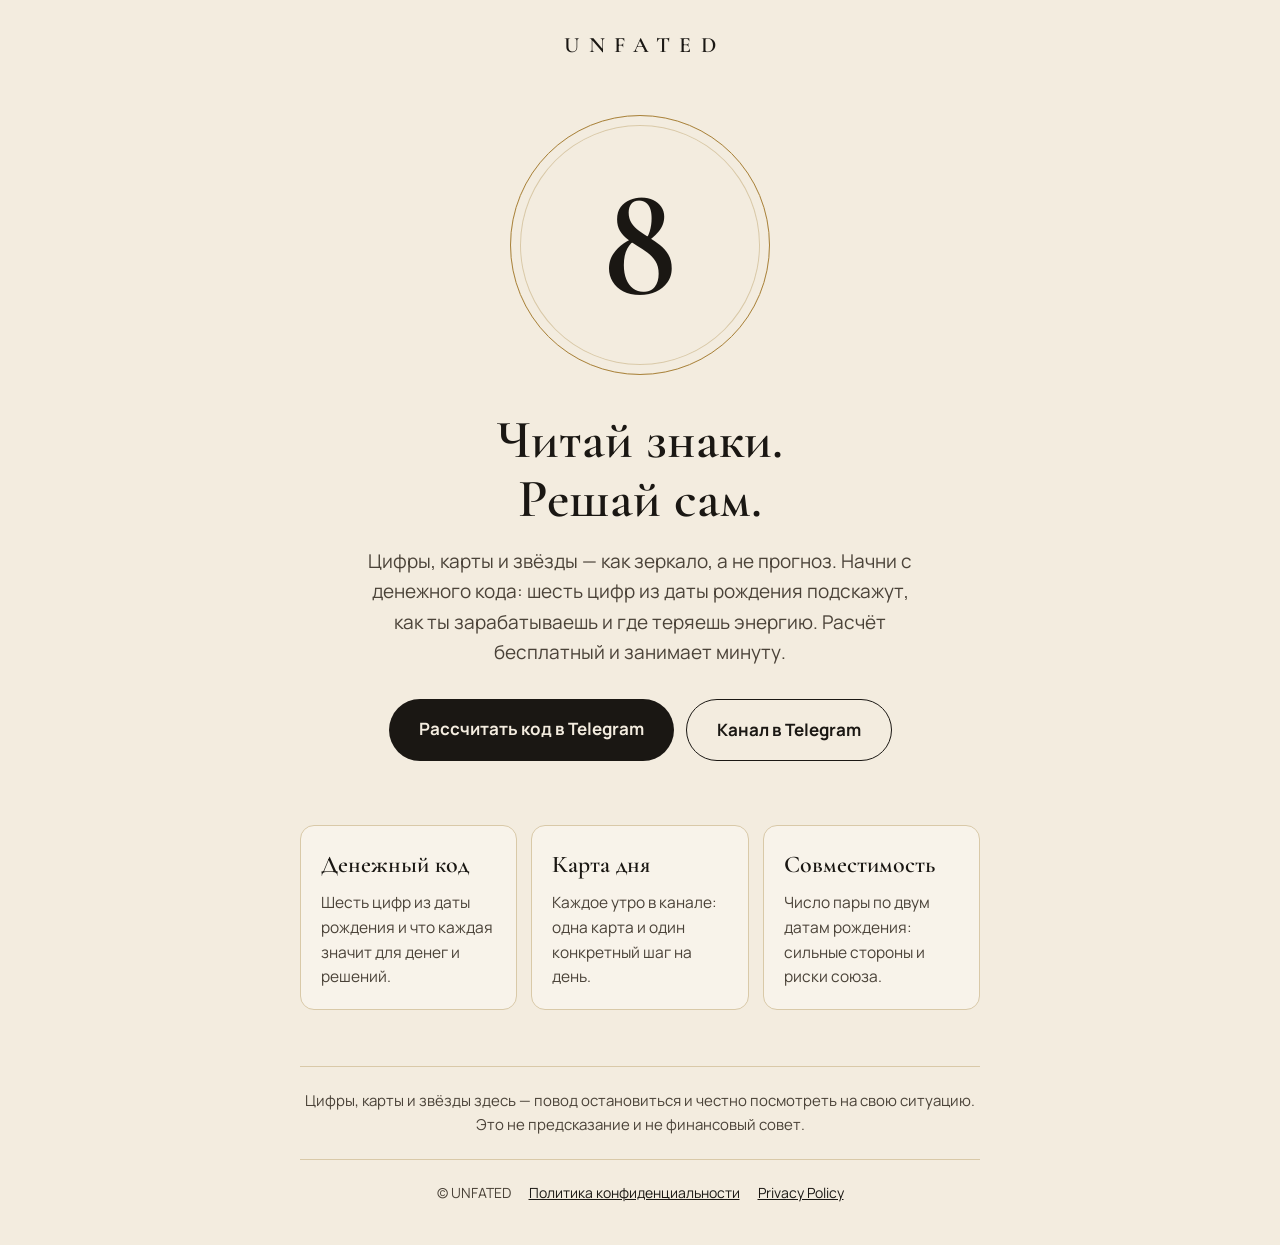
<file: index.html>
<!doctype html>
<html lang="ru">
<head>
<meta charset="utf-8">
<meta name="viewport" content="width=device-width,initial-scale=1">
<meta name="p:domain_verify" content="a931de048bf3b3bddec7a4c06529aedc"/>
<title>UNFATED · Читай знаки. Решай сам.</title>
<meta name="description" content="Цифры, карты и звёзды как зеркало, а не прогноз. Читай знаки — решай сам. Начни с денежного кода по дате рождения в Telegram.">
<link rel="stylesheet" href="style.css">
</head>
<body>
<div class="wrap">
  <header class="top"><a class="brand" href="./">UNFATED</a></header>

  <section class="hero">
    <div class="seal" aria-hidden="true"><span>8</span></div>
    <h1>Читай знаки.<br>Решай сам.</h1>
    <p class="lead">Цифры, карты и звёзды — как зеркало, а не прогноз. Начни с денежного кода: шесть цифр из даты рождения подскажут, как ты зарабатываешь и где теряешь энергию. Расчёт бесплатный и занимает минуту.</p>
    <div class="btns">
      <a class="btn" href="https://t.me/paveldokbot?start=pin_site_home">Рассчитать код в Telegram</a>
      <a class="btn ghost" href="https://t.me/thenumero">Канал в Telegram</a>
    </div>
  </section>

  <section class="cards">
    <div class="card"><h3>Денежный код</h3><p>Шесть цифр из даты рождения и что каждая значит для денег и решений.</p></div>
    <div class="card"><h3>Карта дня</h3><p>Каждое утро в канале: одна карта и один конкретный шаг на день.</p></div>
    <div class="card"><h3>Совместимость</h3><p>Число пары по двум датам рождения: сильные стороны и риски союза.</p></div>
  </section>

  <p class="note">Цифры, карты и звёзды здесь — повод остановиться и честно посмотреть на свою ситуацию. Это не предсказание и не финансовый совет.</p>

  <footer>
    <span>© UNFATED</span>
    <a href="privacy.html">Политика конфиденциальности</a>
    <a href="privacy.html#en">Privacy Policy</a>
  </footer>
</div>
</body>
</html>
</file>
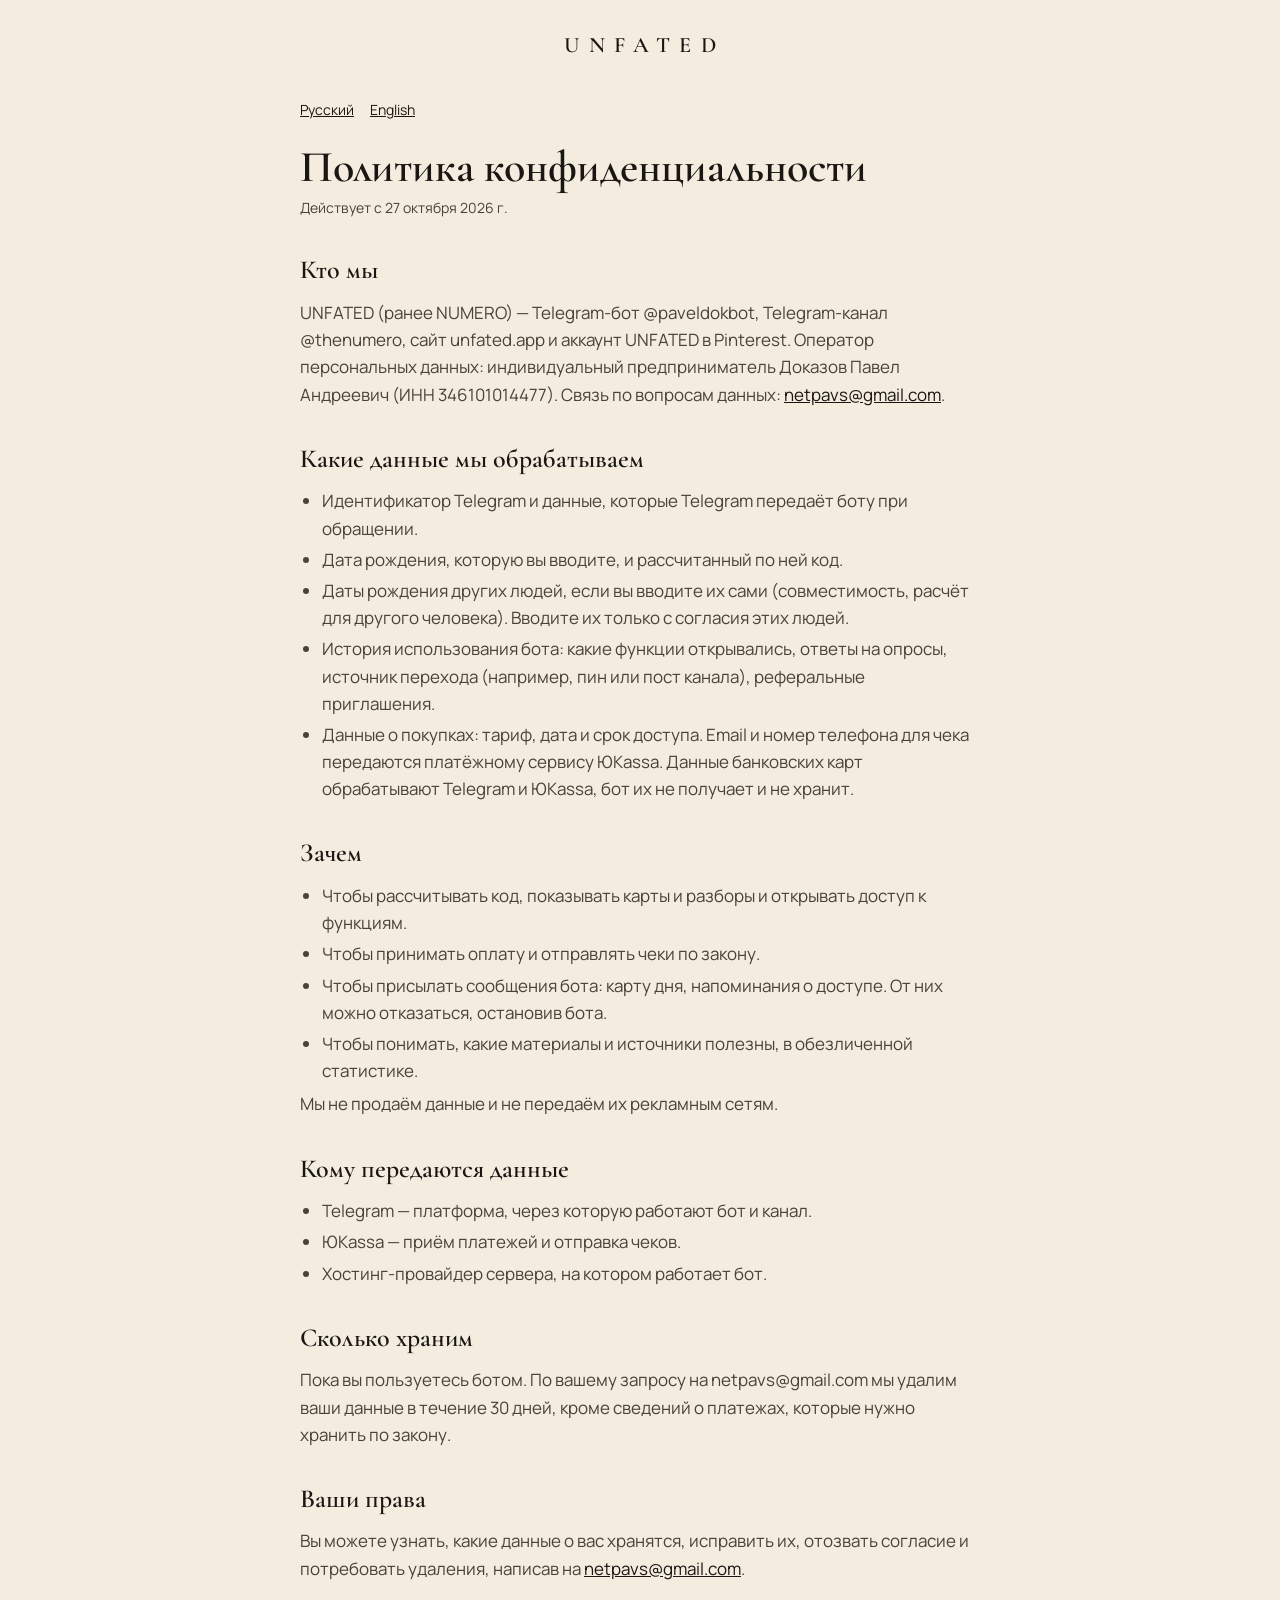
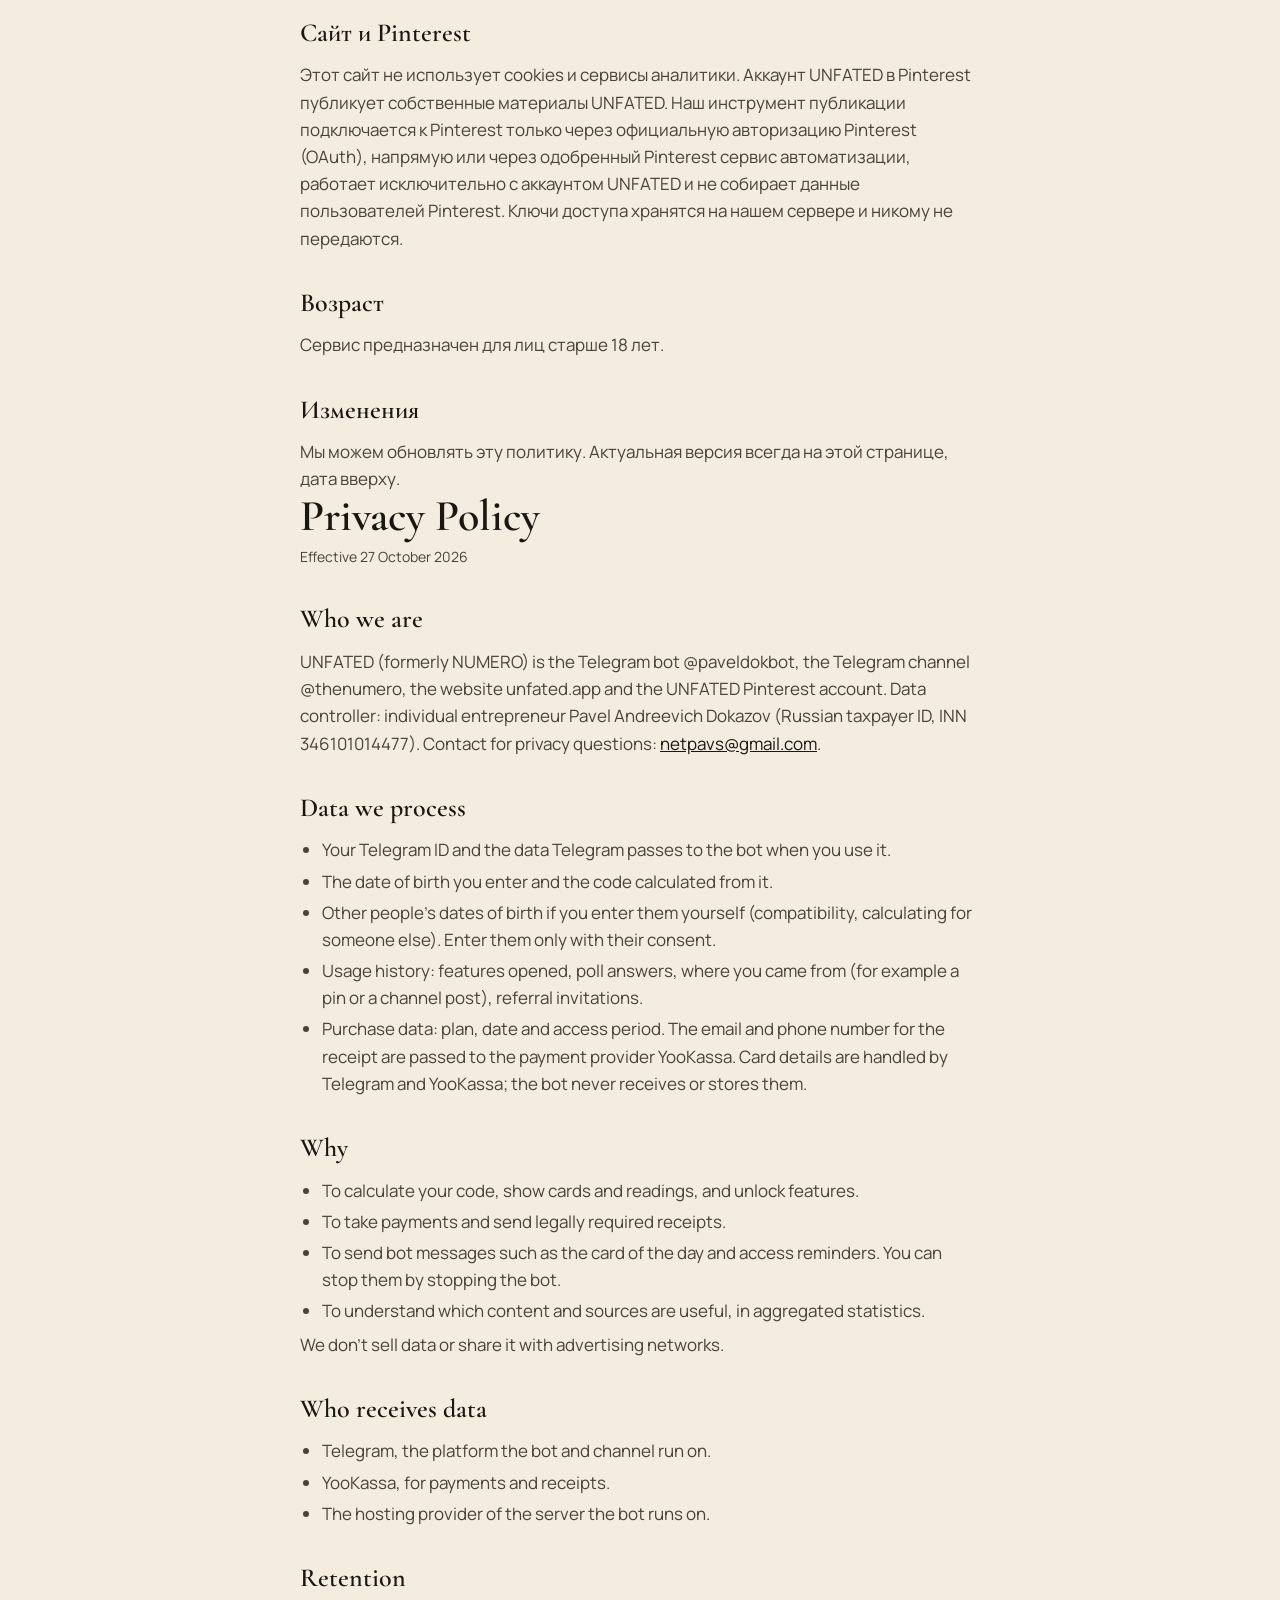
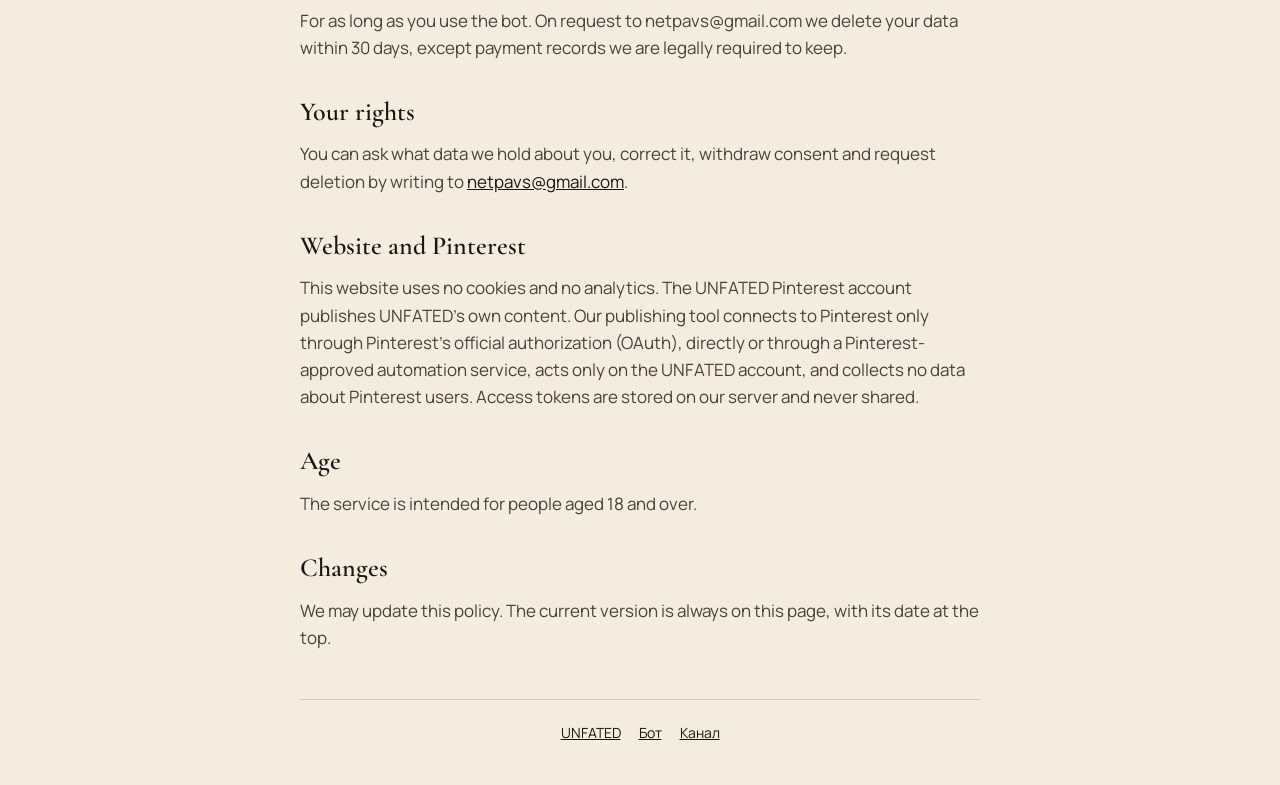
<file: privacy.html>
<!doctype html>
<html lang="ru">
<head>
<meta charset="utf-8">
<meta name="viewport" content="width=device-width,initial-scale=1">
<title>UNFATED · Политика конфиденциальности</title>
<link rel="stylesheet" href="style.css">
</head>
<body>
<div class="wrap">
  <header class="top"><a class="brand" href="./">UNFATED</a></header>

  <article class="doc">
    <div class="lang"><a href="#ru">Русский</a><a href="#en">English</a></div>

    <section id="ru">
      <h1>Политика конфиденциальности</h1>
      <p class="meta">Действует с 27 октября 2026 г.</p>

      <h2>Кто мы</h2>
      <p>UNFATED (ранее NUMERO) — Telegram-бот @paveldokbot, Telegram-канал @thenumero, сайт unfated.app и аккаунт UNFATED в Pinterest. Оператор персональных данных: индивидуальный предприниматель Доказов Павел Андреевич (ИНН 346101014477). Связь по вопросам данных: <a href="mailto:netpavs@gmail.com">netpavs@gmail.com</a>.</p>

      <h2>Какие данные мы обрабатываем</h2>
      <ul>
        <li>Идентификатор Telegram и данные, которые Telegram передаёт боту при обращении.</li>
        <li>Дата рождения, которую вы вводите, и рассчитанный по ней код.</li>
        <li>Даты рождения других людей, если вы вводите их сами (совместимость, расчёт для другого человека). Вводите их только с согласия этих людей.</li>
        <li>История использования бота: какие функции открывались, ответы на опросы, источник перехода (например, пин или пост канала), реферальные приглашения.</li>
        <li>Данные о покупках: тариф, дата и срок доступа. Email и номер телефона для чека передаются платёжному сервису ЮKassa. Данные банковских карт обрабатывают Telegram и ЮKassa, бот их не получает и не хранит.</li>
      </ul>

      <h2>Зачем</h2>
      <ul>
        <li>Чтобы рассчитывать код, показывать карты и разборы и открывать доступ к функциям.</li>
        <li>Чтобы принимать оплату и отправлять чеки по закону.</li>
        <li>Чтобы присылать сообщения бота: карту дня, напоминания о доступе. От них можно отказаться, остановив бота.</li>
        <li>Чтобы понимать, какие материалы и источники полезны, в обезличенной статистике.</li>
      </ul>
      <p>Мы не продаём данные и не передаём их рекламным сетям.</p>

      <h2>Кому передаются данные</h2>
      <ul>
        <li>Telegram — платформа, через которую работают бот и канал.</li>
        <li>ЮKassa — приём платежей и отправка чеков.</li>
        <li>Хостинг-провайдер сервера, на котором работает бот.</li>
      </ul>

      <h2>Сколько храним</h2>
      <p>Пока вы пользуетесь ботом. По вашему запросу на netpavs@gmail.com мы удалим ваши данные в течение 30 дней, кроме сведений о платежах, которые нужно хранить по закону.</p>

      <h2>Ваши права</h2>
      <p>Вы можете узнать, какие данные о вас хранятся, исправить их, отозвать согласие и потребовать удаления, написав на <a href="mailto:netpavs@gmail.com">netpavs@gmail.com</a>.</p>

      <h2>Сайт и Pinterest</h2>
      <p>Этот сайт не использует cookies и сервисы аналитики. Аккаунт UNFATED в Pinterest публикует собственные материалы UNFATED. Наш инструмент публикации подключается к Pinterest только через официальную авторизацию Pinterest (OAuth), напрямую или через одобренный Pinterest сервис автоматизации, работает исключительно с аккаунтом UNFATED и не собирает данные пользователей Pinterest. Ключи доступа хранятся на нашем сервере и никому не передаются.</p>

      <h2>Возраст</h2>
      <p>Сервис предназначен для лиц старше 18 лет.</p>

      <h2>Изменения</h2>
      <p>Мы можем обновлять эту политику. Актуальная версия всегда на этой странице, дата вверху.</p>
    </section>

    <section id="en">
      <h1>Privacy Policy</h1>
      <p class="meta">Effective 27 October 2026</p>

      <h2>Who we are</h2>
      <p>UNFATED (formerly NUMERO) is the Telegram bot @paveldokbot, the Telegram channel @thenumero, the website unfated.app and the UNFATED Pinterest account. Data controller: individual entrepreneur Pavel Andreevich Dokazov (Russian taxpayer ID, INN 346101014477). Contact for privacy questions: <a href="mailto:netpavs@gmail.com">netpavs@gmail.com</a>.</p>

      <h2>Data we process</h2>
      <ul>
        <li>Your Telegram ID and the data Telegram passes to the bot when you use it.</li>
        <li>The date of birth you enter and the code calculated from it.</li>
        <li>Other people's dates of birth if you enter them yourself (compatibility, calculating for someone else). Enter them only with their consent.</li>
        <li>Usage history: features opened, poll answers, where you came from (for example a pin or a channel post), referral invitations.</li>
        <li>Purchase data: plan, date and access period. The email and phone number for the receipt are passed to the payment provider YooKassa. Card details are handled by Telegram and YooKassa; the bot never receives or stores them.</li>
      </ul>

      <h2>Why</h2>
      <ul>
        <li>To calculate your code, show cards and readings, and unlock features.</li>
        <li>To take payments and send legally required receipts.</li>
        <li>To send bot messages such as the card of the day and access reminders. You can stop them by stopping the bot.</li>
        <li>To understand which content and sources are useful, in aggregated statistics.</li>
      </ul>
      <p>We don't sell data or share it with advertising networks.</p>

      <h2>Who receives data</h2>
      <ul>
        <li>Telegram, the platform the bot and channel run on.</li>
        <li>YooKassa, for payments and receipts.</li>
        <li>The hosting provider of the server the bot runs on.</li>
      </ul>

      <h2>Retention</h2>
      <p>For as long as you use the bot. On request to netpavs@gmail.com we delete your data within 30 days, except payment records we are legally required to keep.</p>

      <h2>Your rights</h2>
      <p>You can ask what data we hold about you, correct it, withdraw consent and request deletion by writing to <a href="mailto:netpavs@gmail.com">netpavs@gmail.com</a>.</p>

      <h2>Website and Pinterest</h2>
      <p>This website uses no cookies and no analytics. The UNFATED Pinterest account publishes UNFATED's own content. Our publishing tool connects to Pinterest only through Pinterest's official authorization (OAuth), directly or through a Pinterest-approved automation service, acts only on the UNFATED account, and collects no data about Pinterest users. Access tokens are stored on our server and never shared.</p>

      <h2>Age</h2>
      <p>The service is intended for people aged 18 and over.</p>

      <h2>Changes</h2>
      <p>We may update this policy. The current version is always on this page, with its date at the top.</p>
    </section>
  </article>

  <footer>
    <a href="./">UNFATED</a>
    <a href="https://t.me/paveldokbot?start=pin_site_privacy">Бот</a>
    <a href="https://t.me/thenumero">Канал</a>
  </footer>
</div>
</body>
</html>
</file>
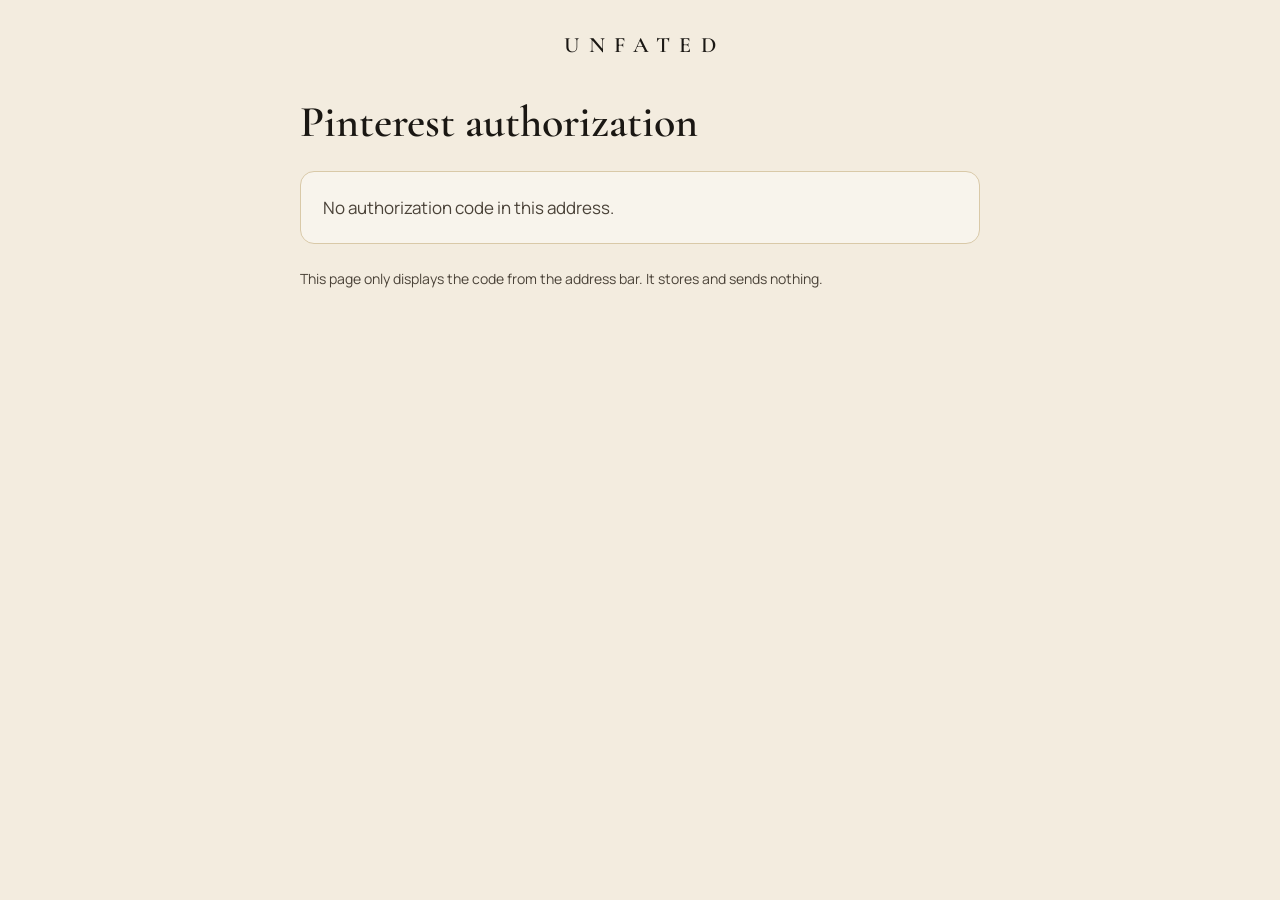
<file: oauth/callback.html>
<!doctype html>
<html lang="ru">
<head>
<meta charset="utf-8">
<meta name="viewport" content="width=device-width,initial-scale=1">
<meta name="robots" content="noindex">
<title>UNFATED · Pinterest authorization</title>
<link rel="stylesheet" href="../style.css">
<style>
  .box{border:1px solid var(--line);border-radius:14px;padding:22px;background:rgba(255,255,255,.4);margin:24px 0}
  code{display:block;word-break:break-all;font-size:15px;background:#fff;border:1px solid var(--line);border-radius:8px;padding:12px;margin:12px 0}
  button{font:inherit;font-weight:700;background:var(--ink);color:var(--paper);border:0;border-radius:999px;padding:12px 22px;cursor:pointer}
</style>
</head>
<body>
<div class="wrap">
  <header class="top"><a class="brand" href="../">UNFATED</a></header>
  <article class="doc">
    <h1>Pinterest authorization</h1>
    <div class="box" id="ok" hidden>
      <p>Authorization code (valid for a few minutes). Copy it into the UNFATED publishing tool:</p>
      <code id="code"></code>
      <button id="copy" type="button">Copy code</button>
    </div>
    <div class="box" id="err" hidden><p id="errtext"></p></div>
    <p class="meta">This page only displays the code from the address bar. It stores and sends nothing.</p>
  </article>
</div>
<script>
  const q = new URLSearchParams(location.search);
  const code = q.get('code'), error = q.get('error');
  if (code) {
    document.getElementById('ok').hidden = false;
    document.getElementById('code').textContent = code;
    document.getElementById('copy').onclick = () => navigator.clipboard.writeText(code)
      .then(() => { document.getElementById('copy').textContent = 'Copied'; });
  } else {
    document.getElementById('err').hidden = false;
    document.getElementById('errtext').textContent = error ? ('Pinterest returned: ' + error) : 'No authorization code in this address.';
  }
</script>
</body>
</html>
</file>
<file: style.css>
@font-face{font-family:"Cormorant";font-weight:600;font-display:swap;src:url(fonts/cormorant-garamond-cyrillic-600-normal.woff2) format("woff2");unicode-range:U+0301,U+0400-045F,U+0490-0491,U+04B0-04B1,U+2116}
@font-face{font-family:"Cormorant";font-weight:600;font-display:swap;src:url(fonts/cormorant-garamond-latin-600-normal.woff2) format("woff2");unicode-range:U+0000-00FF,U+0131,U+0152-0153,U+02BB-02BC,U+02C6,U+02DA,U+02DC,U+2000-206F,U+20AC,U+2122,U+2191,U+2193,U+2212,U+2215,U+FEFF,U+FFFD}
@font-face{font-family:"Manrope";font-weight:400;font-display:swap;src:url(fonts/manrope-cyrillic-400-normal.woff2) format("woff2");unicode-range:U+0301,U+0400-045F,U+0490-0491,U+04B0-04B1,U+2116}
@font-face{font-family:"Manrope";font-weight:400;font-display:swap;src:url(fonts/manrope-latin-400-normal.woff2) format("woff2");unicode-range:U+0000-00FF,U+0131,U+0152-0153,U+02BB-02BC,U+02C6,U+02DA,U+02DC,U+2000-206F,U+20AC,U+2122,U+2191,U+2193,U+2212,U+2215,U+FEFF,U+FFFD}
@font-face{font-family:"Manrope";font-weight:700;font-display:swap;src:url(fonts/manrope-cyrillic-700-normal.woff2) format("woff2");unicode-range:U+0301,U+0400-045F,U+0490-0491,U+04B0-04B1,U+2116}
@font-face{font-family:"Manrope";font-weight:700;font-display:swap;src:url(fonts/manrope-latin-700-normal.woff2) format("woff2");unicode-range:U+0000-00FF,U+0131,U+0152-0153,U+02BB-02BC,U+02C6,U+02DA,U+02DC,U+2000-206F,U+20AC,U+2122,U+2191,U+2193,U+2212,U+2215,U+FEFF,U+FFFD}

:root{--paper:#F3ECDF;--paper2:#EADFCB;--ink:#1A1713;--ink2:#4A4238;--gold:#A9823A;--line:#D9C9A8}
*{box-sizing:border-box;margin:0;padding:0}
html{-webkit-text-size-adjust:100%}
body{background:var(--paper);color:var(--ink);font-family:"Manrope",system-ui,sans-serif;font-size:17px;line-height:1.6}
a{color:var(--ink)}
.wrap{max-width:720px;margin:0 auto;padding:0 20px}
header.top{padding:28px 0;text-align:center}
.brand{font-family:"Cormorant",Georgia,serif;font-weight:600;font-size:22px;letter-spacing:.42em;padding-left:.42em;text-decoration:none}

/* home */
.hero{text-align:center;padding:24px 0 56px}
.seal{width:min(260px,62vw);aspect-ratio:1;margin:0 auto 36px;border-radius:50%;border:1.5px solid var(--gold);
  box-shadow:inset 0 0 0 9px var(--paper),inset 0 0 0 10px var(--line);display:grid;place-items:center}
.seal span{font-family:"Cormorant",Georgia,serif;font-weight:600;font-size:min(150px,36vw);line-height:1;font-variant-numeric:lining-nums}
h1{font-family:"Cormorant",Georgia,serif;font-weight:600;font-size:clamp(36px,8vw,54px);line-height:1.08;margin-bottom:18px}
.lead{color:var(--ink2);font-size:19px;max-width:560px;margin:0 auto 32px}
.btn{display:inline-block;background:var(--ink);color:var(--paper);text-decoration:none;font-weight:700;border-radius:999px;padding:16px 30px;font-size:17px}
.btn.ghost{background:transparent;color:var(--ink);border:1.5px solid var(--ink);margin-left:10px}
.btns{display:flex;flex-wrap:wrap;gap:12px;justify-content:center}
.btns .btn.ghost{margin-left:0}
.cards{display:grid;grid-template-columns:repeat(auto-fit,minmax(200px,1fr));gap:14px;margin:8px 0 56px}
.card{border:1px solid var(--line);border-radius:14px;padding:20px;background:rgba(255,255,255,.35)}
.card h3{font-family:"Cormorant",Georgia,serif;font-weight:600;font-size:24px;margin-bottom:6px}
.card p{color:var(--ink2);font-size:15.5px}
.note{border-top:1px solid var(--line);padding:22px 0;color:var(--ink2);font-size:15px;text-align:center}

/* policy */
.doc{padding:8px 0 48px}
.doc h1{font-size:clamp(32px,7vw,44px);margin-bottom:6px}
.doc .meta{color:var(--ink2);font-size:14px;margin-bottom:28px}
.doc h2{font-family:"Cormorant",Georgia,serif;font-weight:600;font-size:26px;margin:30px 0 8px}
.doc p,.doc li{color:var(--ink2)}
.doc ul{padding-left:22px;margin:6px 0}
.doc li{margin:4px 0}
.lang{display:flex;gap:16px;font-size:14px;margin-bottom:22px}
.todo{background:#fff3c4;padding:0 4px}

footer{border-top:1px solid var(--line);padding:22px 0 40px;font-size:14px;color:var(--ink2);display:flex;flex-wrap:wrap;gap:8px 18px;justify-content:center}
</file>
